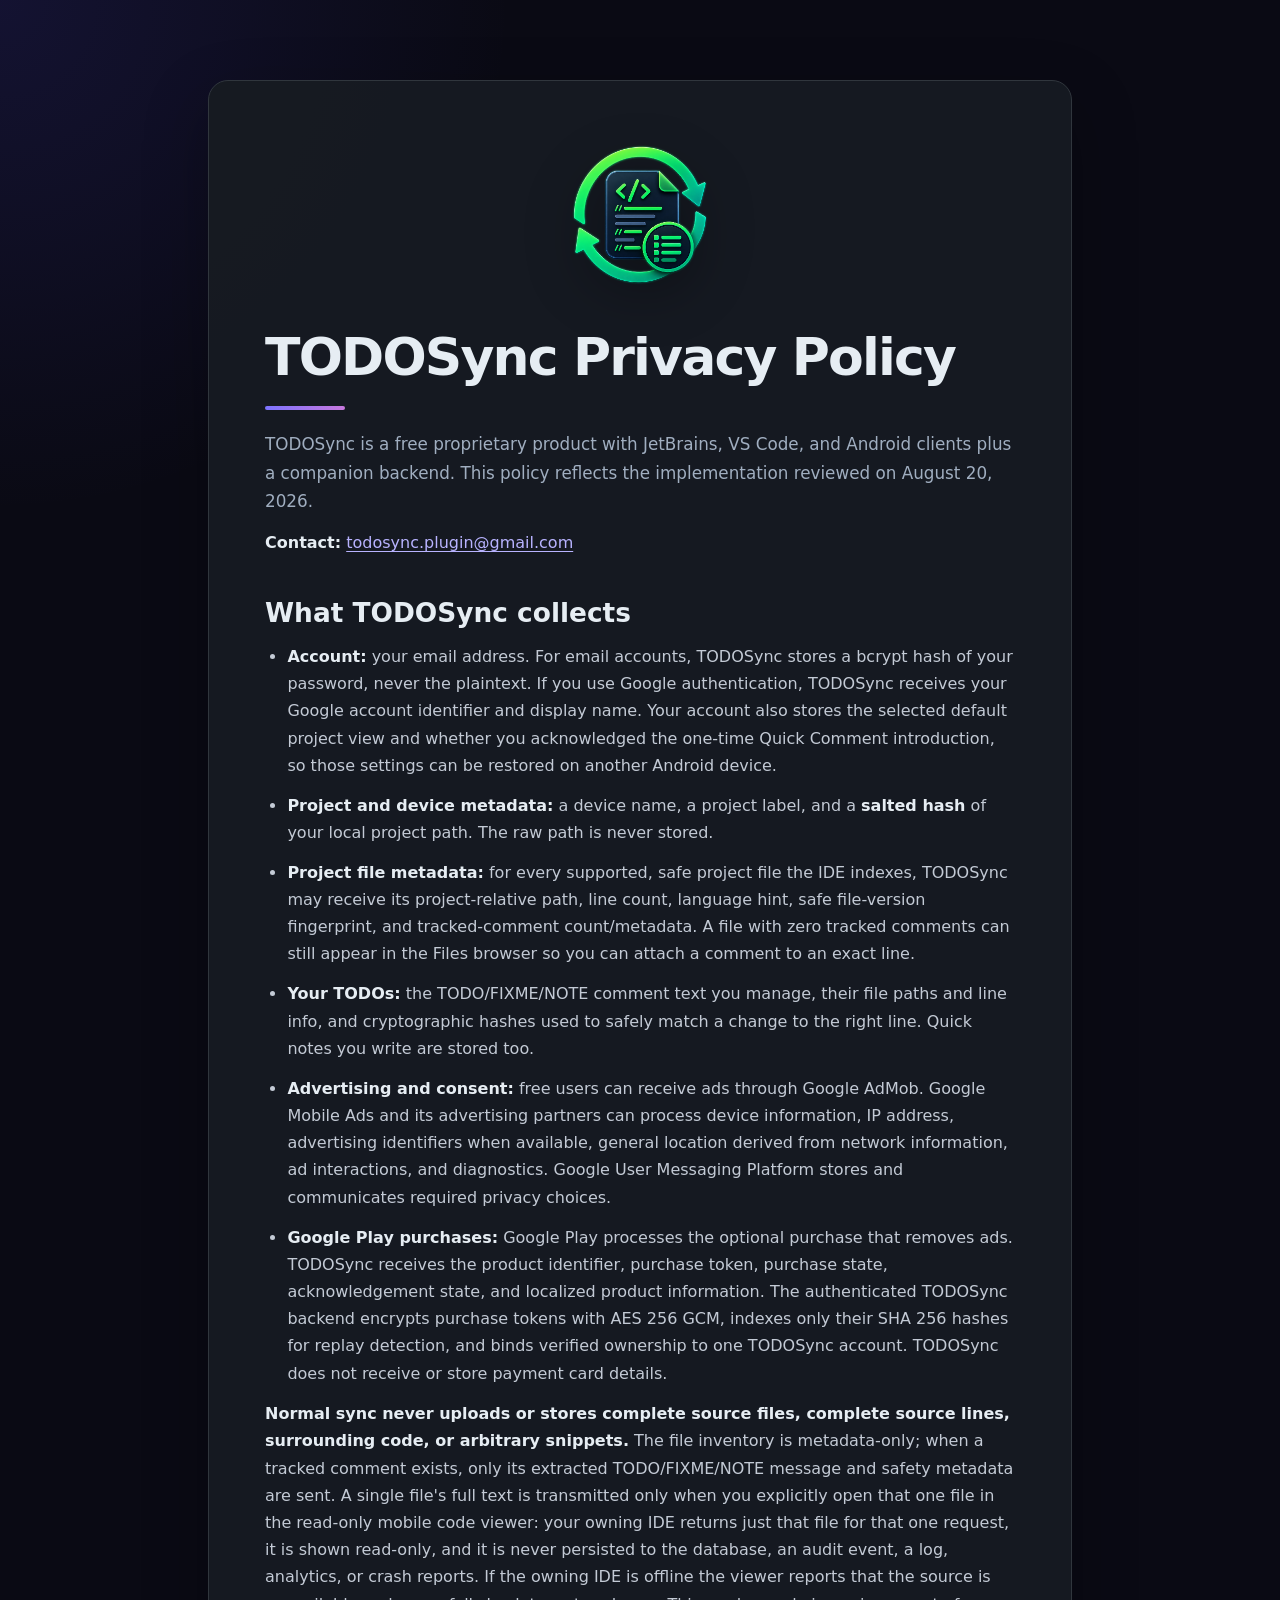
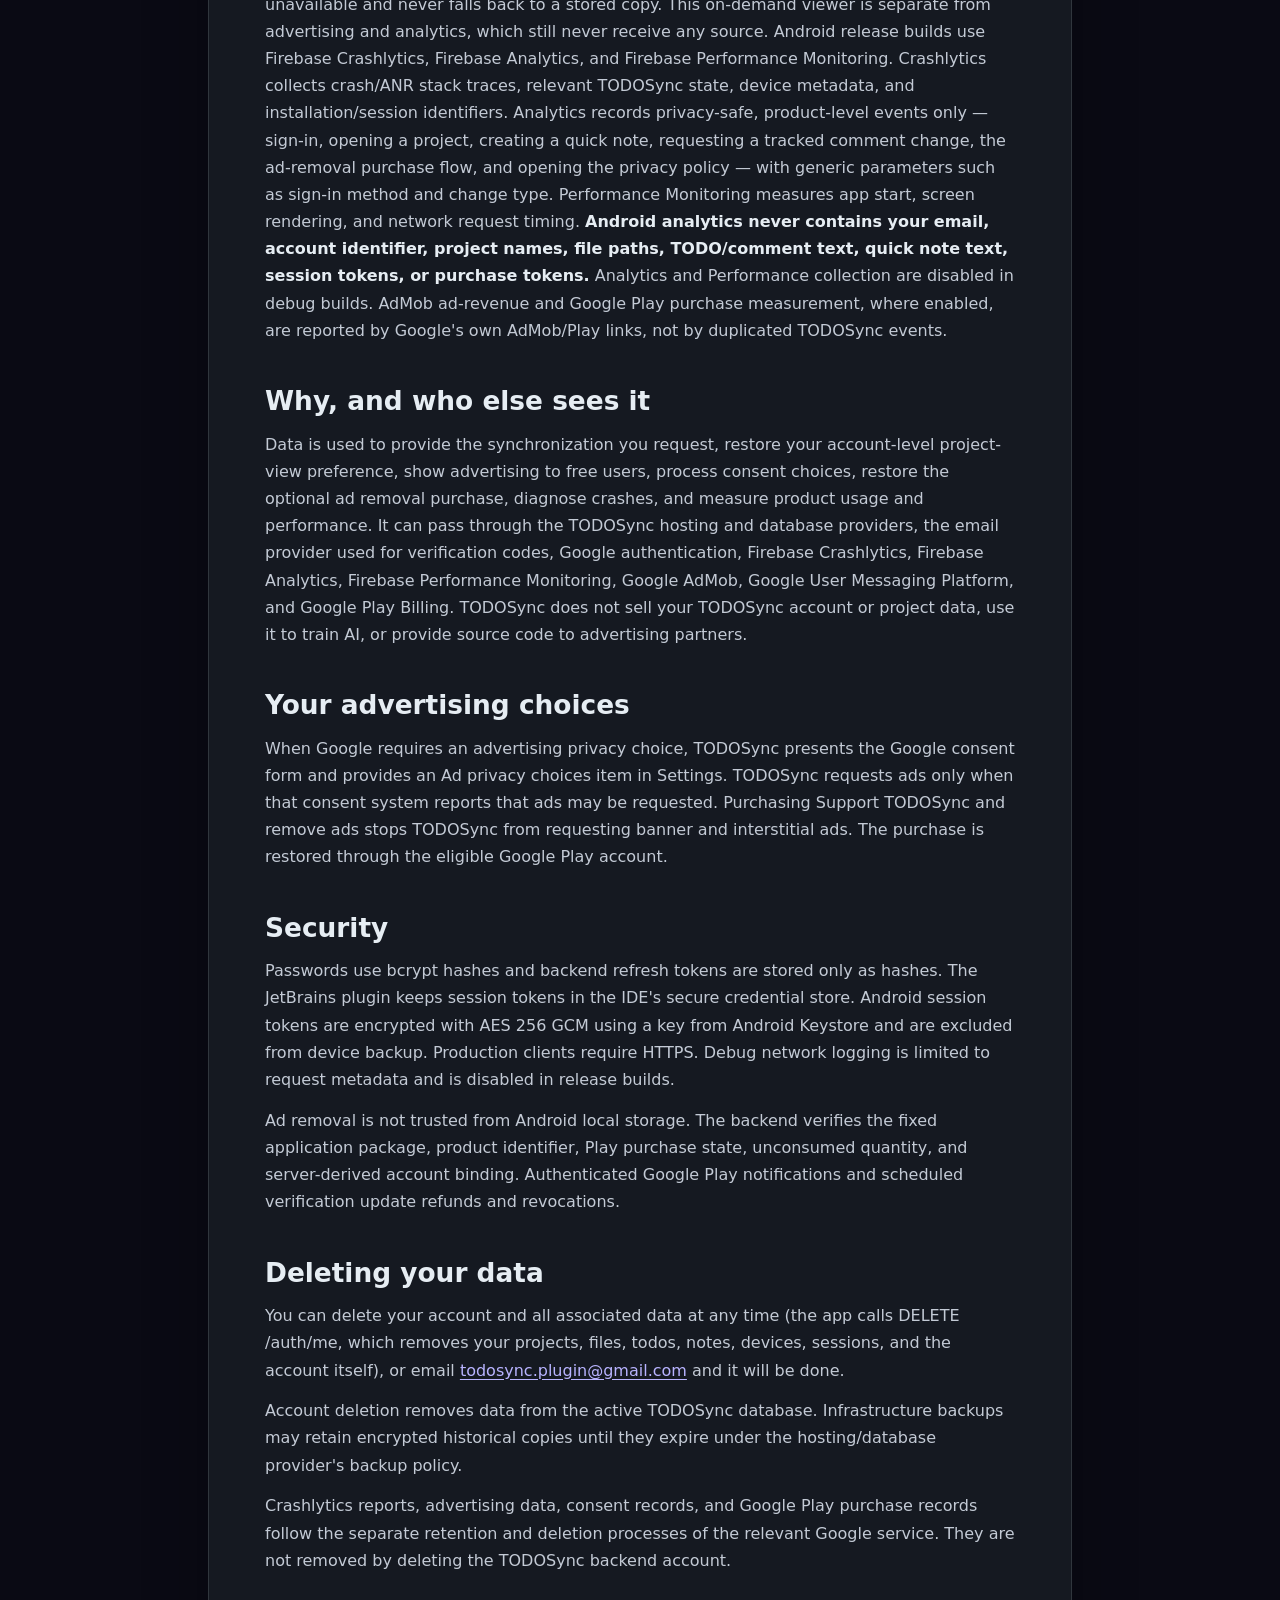
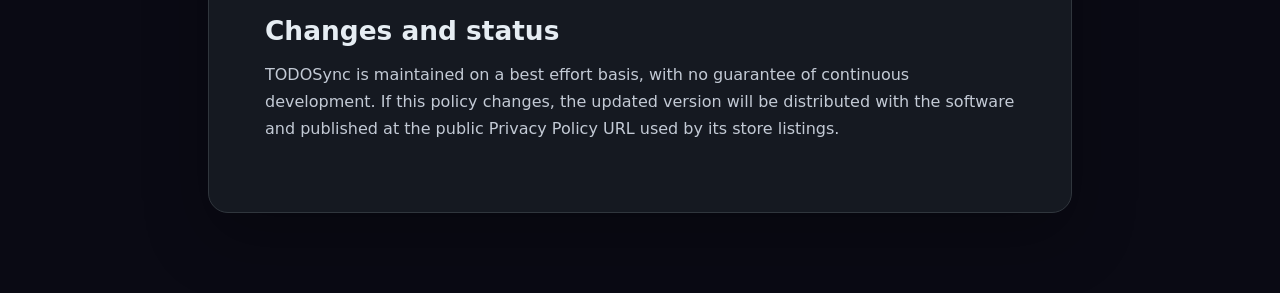
<file: todosync/privacy/index.html>
<!doctype html>
<html lang="en">
<head>
    <meta charset="utf-8">
    <meta name="viewport" content="width=device-width, initial-scale=1">
    <meta name="description" content="TODOSync Privacy Policy">
    <link rel="canonical" href="https://raexp917.github.io/todosync/privacy/">
    <title>TODOSync Privacy Policy</title>
    <style>
        :root {
            color-scheme: dark;
            --background: #0a0a14;
            --surface: #161b22;
            --heading: #e6edf3;
            --text: #c3cad5;
            --muted: #a0aec0;
            --primary: #7c73ff;
            --secondary: #c778dd;
            --border: #30363d;
        }

        * {
            box-sizing: border-box;
        }

        html {
            background: var(--background);
        }

        body {
            margin: 0;
            color: var(--text);
            background:
                radial-gradient(circle at top left, rgba(79, 70, 229, 0.14), transparent 32rem),
                var(--background);
            font-family: system-ui, -apple-system, BlinkMacSystemFont, "Segoe UI", sans-serif;
            font-size: 1rem;
            line-height: 1.7;
        }

        main {
            width: min(100% - 2rem, 54rem);
            margin: 0 auto;
            padding: clamp(2.5rem, 7vw, 5rem) 0;
        }

        article {
            padding: clamp(1.5rem, 5vw, 3.5rem);
            background: rgba(22, 27, 34, 0.96);
            border: 1px solid var(--border);
            border-radius: 1.25rem;
            box-shadow: 0 1.5rem 4rem rgba(0, 0, 0, 0.28);
        }

        h1,
        h2 {
            color: var(--heading);
            line-height: 1.25;
        }

        h1 {
            margin: 0 0 1.25rem;
            font-size: clamp(2rem, 7vw, 3.25rem);
            letter-spacing: -0.035em;
        }

        h1::after {
            display: block;
            width: 5rem;
            height: 0.25rem;
            margin-top: 1rem;
            border-radius: 999px;
            background: linear-gradient(90deg, var(--primary), var(--secondary));
            content: "";
        }

        .brand-mark {
            display: block;
            width: clamp(7rem, 22vw, 10rem);
            height: auto;
            margin: 0 auto 1.75rem;
            filter: drop-shadow(0 1rem 1.5rem rgba(0, 0, 0, 0.28));
        }

        h2 {
            margin: 2.5rem 0 0.75rem;
            font-size: clamp(1.3rem, 4vw, 1.65rem);
        }

        p,
        ul {
            margin: 0.85rem 0;
        }

        ul {
            padding-left: 1.4rem;
        }

        li + li {
            margin-top: 0.8rem;
        }

        strong {
            color: var(--heading);
        }

        a {
            color: #b8b3ff;
            text-underline-offset: 0.2em;
        }

        a:hover,
        a:focus-visible {
            color: #e1dfff;
        }

        code {
            padding: 0.08em 0.3em;
            color: var(--heading);
            background: var(--background);
            border: 1px solid var(--border);
            border-radius: 0.3rem;
            font-size: 0.9em;
        }

        .intro {
            color: var(--muted);
            font-size: 1.05rem;
        }

        .contact {
            margin-bottom: 2rem;
        }

        @media (max-width: 36rem) {
            main {
                width: min(100% - 1rem, 54rem);
                padding: 0.5rem 0;
            }

            article {
                padding: 1.35rem;
                border-radius: 0.9rem;
            }
        }
    </style>
</head>
<body>
    <main>
        <article>
            <img class="brand-mark" src="todosync.png" width="1254" height="1254" alt="TODOSync logo">
            <h1>TODOSync Privacy Policy</h1>

            <p class="intro">TODOSync is a free proprietary product with JetBrains, VS Code, and Android clients plus a companion backend. This policy reflects the implementation reviewed on August 20, 2026.</p>

            <p class="contact"><strong>Contact:</strong> <a href="mailto:todosync.plugin@gmail.com">todosync.plugin@gmail.com</a></p>

            <h2>What TODOSync collects</h2>

            <ul>
                <li><strong>Account:</strong> your email address. For email accounts, TODOSync stores a bcrypt hash of your password, never the plaintext. If you use Google authentication, TODOSync receives your Google account identifier and display name. Your account also stores the selected default project view and whether you acknowledged the one-time Quick Comment introduction, so those settings can be restored on another Android device.</li>
                <li><strong>Project and device metadata:</strong> a device name, a project label, and a <strong>salted hash</strong> of your local project path. The raw path is never stored.</li>
                <li><strong>Project file metadata:</strong> for every supported, safe project file the IDE indexes, TODOSync may receive its project-relative path, line count, language hint, safe file-version fingerprint, and tracked-comment count/metadata. A file with zero tracked comments can still appear in the Files browser so you can attach a comment to an exact line.</li>
                <li><strong>Your TODOs:</strong> the TODO/FIXME/NOTE comment text you manage, their file paths and line info, and cryptographic hashes used to safely match a change to the right line. Quick notes you write are stored too.</li>
                <li><strong>Advertising and consent:</strong> free users can receive ads through Google AdMob. Google Mobile Ads and its advertising partners can process device information, IP address, advertising identifiers when available, general location derived from network information, ad interactions, and diagnostics. Google User Messaging Platform stores and communicates required privacy choices.</li>
                <li><strong>Google Play purchases:</strong> Google Play processes the optional purchase that removes ads. TODOSync receives the product identifier, purchase token, purchase state, acknowledgement state, and localized product information. The authenticated TODOSync backend encrypts purchase tokens with AES 256 GCM, indexes only their SHA 256 hashes for replay detection, and binds verified ownership to one TODOSync account. TODOSync does not receive or store payment card details.</li>
            </ul>

            <p><strong>Normal sync never uploads or stores complete source files, complete source lines, surrounding code, or arbitrary snippets.</strong> The file inventory is metadata-only; when a tracked comment exists, only its extracted TODO/FIXME/NOTE message and safety metadata are sent. A single file's full text is transmitted only when you explicitly open that one file in the read-only mobile code viewer: your owning IDE returns just that file for that one request, it is shown read-only, and it is never persisted to the database, an audit event, a log, analytics, or crash reports. If the owning IDE is offline the viewer reports that the source is unavailable and never falls back to a stored copy. This on-demand viewer is separate from advertising and analytics, which still never receive any source. Android release builds use Firebase Crashlytics, Firebase Analytics, and Firebase Performance Monitoring. Crashlytics collects crash/ANR stack traces, relevant TODOSync state, device metadata, and installation/session identifiers. Analytics records privacy-safe, product-level events only — sign-in, opening a project, creating a quick note, requesting a tracked comment change, the ad-removal purchase flow, and opening the privacy policy — with generic parameters such as sign-in method and change type. Performance Monitoring measures app start, screen rendering, and network request timing. <strong>Android analytics never contains your email, account identifier, project names, file paths, TODO/comment text, quick note text, session tokens, or purchase tokens.</strong> Analytics and Performance collection are disabled in debug builds. AdMob ad-revenue and Google Play purchase measurement, where enabled, are reported by Google's own AdMob/Play links, not by duplicated TODOSync events.</p>

            <h2>Why, and who else sees it</h2>

            <p>Data is used to provide the synchronization you request, restore your account-level project-view preference, show advertising to free users, process consent choices, restore the optional ad removal purchase, diagnose crashes, and measure product usage and performance. It can pass through the TODOSync hosting and database providers, the email provider used for verification codes, Google authentication, Firebase Crashlytics, Firebase Analytics, Firebase Performance Monitoring, Google AdMob, Google User Messaging Platform, and Google Play Billing. TODOSync does not sell your TODOSync account or project data, use it to train AI, or provide source code to advertising partners.</p>

            <h2>Your advertising choices</h2>

            <p>When Google requires an advertising privacy choice, TODOSync presents the Google consent form and provides an Ad privacy choices item in Settings. TODOSync requests ads only when that consent system reports that ads may be requested. Purchasing Support TODOSync and remove ads stops TODOSync from requesting banner and interstitial ads. The purchase is restored through the eligible Google Play account.</p>

            <h2>Security</h2>

            <p>Passwords use bcrypt hashes and backend refresh tokens are stored only as hashes. The JetBrains plugin keeps session tokens in the IDE's secure credential store. Android session tokens are encrypted with AES 256 GCM using a key from Android Keystore and are excluded from device backup. Production clients require HTTPS. Debug network logging is limited to request metadata and is disabled in release builds.</p>

            <p>Ad removal is not trusted from Android local storage. The backend verifies the fixed application package, product identifier, Play purchase state, unconsumed quantity, and server-derived account binding. Authenticated Google Play notifications and scheduled verification update refunds and revocations.</p>

            <h2>Deleting your data</h2>

            <p>You can delete your account and all associated data at any time (the app calls DELETE /auth/me, which removes your projects, files, todos, notes, devices, sessions, and the account itself), or email <a href="mailto:todosync.plugin@gmail.com">todosync.plugin@gmail.com</a> and it will be done.</p>

            <p>Account deletion removes data from the active TODOSync database. Infrastructure backups may retain encrypted historical copies until they expire under the hosting/database provider's backup policy.</p>

            <p>Crashlytics reports, advertising data, consent records, and Google Play purchase records follow the separate retention and deletion processes of the relevant Google service. They are not removed by deleting the TODOSync backend account.</p>

            <h2>Changes and status</h2>

            <p>TODOSync is maintained on a best effort basis, with no guarantee of continuous development. If this policy changes, the updated version will be distributed with the software and published at the public Privacy Policy URL used by its store listings.</p>
        </article>
    </main>
</body>
</html>
</file>
